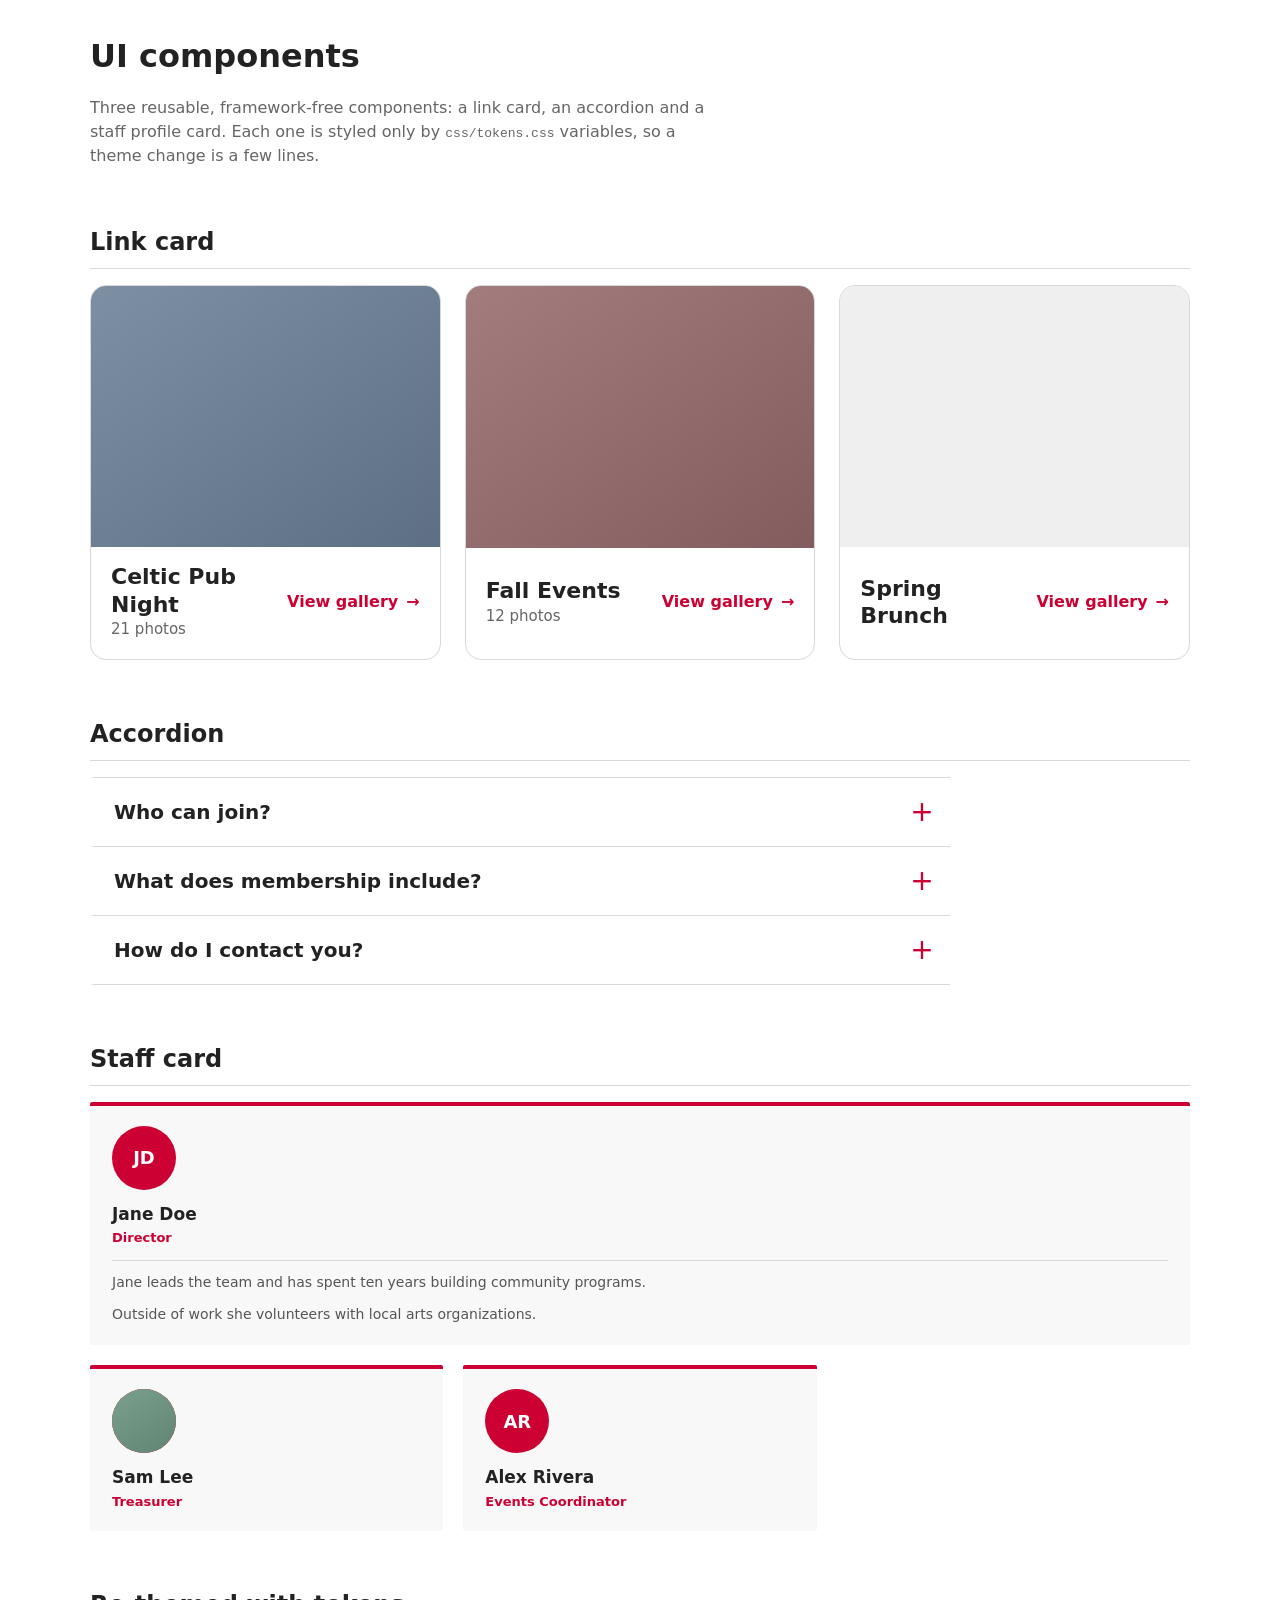
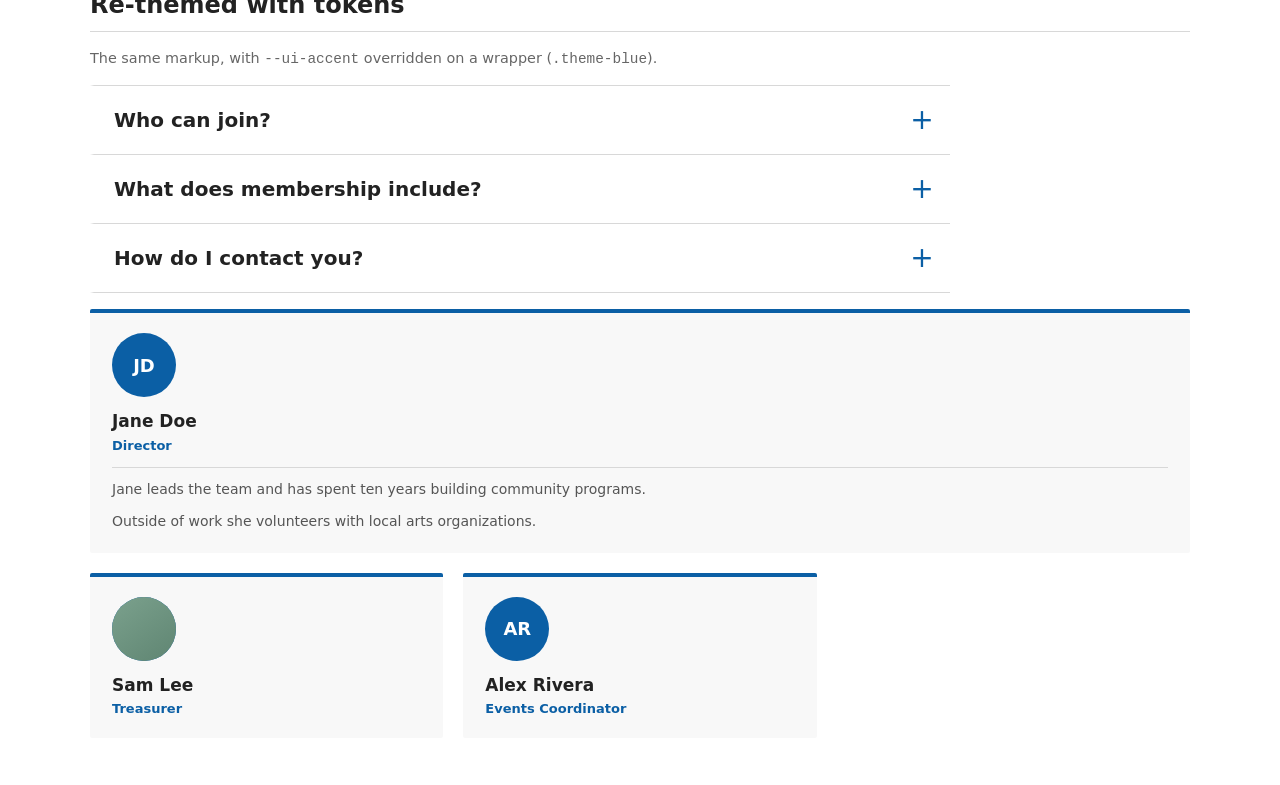
<file: index.html>
<!doctype html>
<html lang="en">
<head>
  <meta charset="utf-8">
  <meta name="viewport" content="width=device-width, initial-scale=1">
  <title>UI components demo</title>
  <link rel="stylesheet" href="css/components.css">
  <style>body { font-family: system-ui, sans-serif; line-height: 1.5; margin: 0; padding: 32px 16px; color: #222; } main { max-width: 1100px; margin: 0 auto; } h1 { margin: 0 0 8px; } h2 { margin: 56px 0 16px; padding-bottom: 8px; border-bottom: 1px solid #d8d8d8; } .lead { color: #666; max-width: 640px; }
.theme-blue { --ui-accent: #0b5fa5; --ui-accent-dark: #084677; } .theme-dark-note { color:#666; font-size:.9rem; }</style>
</head>
<body>
<main>
<h1>UI components</h1>
<p class="lead">Three reusable, framework-free components: a link card, an accordion and a staff profile card. Each one is styled only by <code>css/tokens.css</code> variables, so a theme change is a few lines.</p>

<h2>Link card</h2>
<div class="ui-card-grid" role="list" aria-label="Photo galleries">
  <div class="ui-link-card" role="listitem">
    <img class="ui-link-card__media" src="assets/sample-1.svg" alt="" width="768" height="576">
    <div class="ui-link-card__body">
      <div>
        <p class="ui-link-card__title"><a href="#celtic">Celtic Pub Night</a></p>
        <p class="ui-link-card__meta">21 photos</p>
      </div>
      <p class="ui-link-card__cta" aria-hidden="true">View gallery</p>
    </div>
  </div>
  <div class="ui-link-card" role="listitem">
    <img class="ui-link-card__media" src="assets/sample-2.svg" alt="" width="768" height="576">
    <div class="ui-link-card__body">
      <div>
        <p class="ui-link-card__title"><a href="#fall">Fall Events</a></p>
        <p class="ui-link-card__meta">12 photos</p>
      </div>
      <p class="ui-link-card__cta" aria-hidden="true">View gallery</p>
    </div>
  </div>
  <div class="ui-link-card ui-link-card--no-media" role="listitem">
    <div class="ui-link-card__body">
      <div>
        <p class="ui-link-card__title"><a href="#brunch">Spring Brunch</a></p>
      </div>
      <p class="ui-link-card__cta" aria-hidden="true">View gallery</p>
    </div>
  </div>
</div>

<h2>Accordion</h2>
<div class="ui-accordion">
  <details>
    <summary>Who can join?</summary>
    <div class="ui-accordion__panel">
      <p>Anyone with a connection to the organization is welcome to apply.</p>
    </div>
  </details>
  <details>
    <summary>What does membership include?</summary>
    <div class="ui-accordion__panel">
      <p>Members get access to events, reservations and shared spaces. <a href="#details">See full details</a>.</p>
    </div>
  </details>
  <details>
    <summary>How do I contact you?</summary>
    <div class="ui-accordion__panel">
      <p>Email <a href="mailto:info@example.com">info@example.com</a> or visit us in person.</p>
    </div>
  </details>
</div>

<h2>Staff card</h2>
<div class="ui-staff-grid">
  <div class="ui-staff-card ui-staff-card--wide">
    <div class="ui-staff-card__avatar" aria-hidden="true">JD</div>
    <h3 class="ui-staff-card__name">Jane Doe</h3>
    <p class="ui-staff-card__role">Director</p>
    <div class="ui-staff-card__bio">
      <p>Jane leads the team and has spent ten years building community programs.</p>
      <p>Outside of work she volunteers with local arts organizations.</p>
    </div>
  </div>
  <div class="ui-staff-card">
    <img class="ui-staff-card__avatar" src="assets/sample-3.svg" alt="Portrait of Sam Lee" width="64" height="64">
    <h3 class="ui-staff-card__name">Sam Lee</h3>
    <p class="ui-staff-card__role">Treasurer</p>
  </div>
  <div class="ui-staff-card">
    <div class="ui-staff-card__avatar" aria-hidden="true">AR</div>
    <h3 class="ui-staff-card__name">Alex Rivera</h3>
    <p class="ui-staff-card__role">Events Coordinator</p>
  </div>
</div>

<h2>Re-themed with tokens</h2>
<p class="theme-dark-note">The same markup, with <code>--ui-accent</code> overridden on a wrapper (<code>.theme-blue</code>).</p>
<div class="theme-blue">
<div class="ui-accordion">
  <details>
    <summary>Who can join?</summary>
    <div class="ui-accordion__panel">
      <p>Anyone with a connection to the organization is welcome to apply.</p>
    </div>
  </details>
  <details>
    <summary>What does membership include?</summary>
    <div class="ui-accordion__panel">
      <p>Members get access to events, reservations and shared spaces. <a href="#details">See full details</a>.</p>
    </div>
  </details>
  <details>
    <summary>How do I contact you?</summary>
    <div class="ui-accordion__panel">
      <p>Email <a href="mailto:info@example.com">info@example.com</a> or visit us in person.</p>
    </div>
  </details>
</div>
<div class="ui-staff-grid">
  <div class="ui-staff-card ui-staff-card--wide">
    <div class="ui-staff-card__avatar" aria-hidden="true">JD</div>
    <h3 class="ui-staff-card__name">Jane Doe</h3>
    <p class="ui-staff-card__role">Director</p>
    <div class="ui-staff-card__bio">
      <p>Jane leads the team and has spent ten years building community programs.</p>
      <p>Outside of work she volunteers with local arts organizations.</p>
    </div>
  </div>
  <div class="ui-staff-card">
    <img class="ui-staff-card__avatar" src="assets/sample-3.svg" alt="Portrait of Sam Lee" width="64" height="64">
    <h3 class="ui-staff-card__name">Sam Lee</h3>
    <p class="ui-staff-card__role">Treasurer</p>
  </div>
  <div class="ui-staff-card">
    <div class="ui-staff-card__avatar" aria-hidden="true">AR</div>
    <h3 class="ui-staff-card__name">Alex Rivera</h3>
    <p class="ui-staff-card__role">Events Coordinator</p>
  </div>
</div>
</div>
</main>
</body>
</html>
</file>
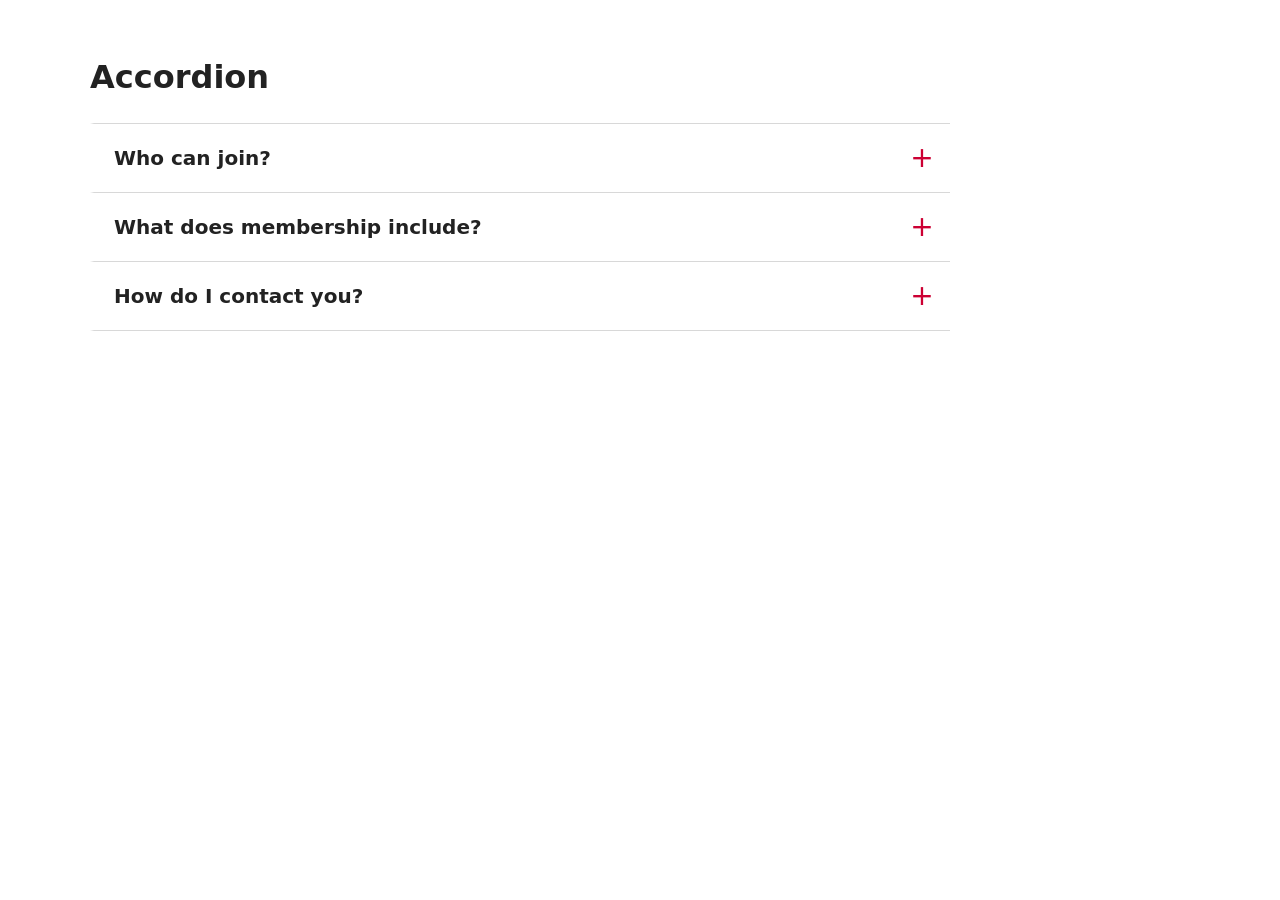
<file: components/accordion/example.html>
<!doctype html>
<html lang="en">
<head>
  <meta charset="utf-8">
  <meta name="viewport" content="width=device-width, initial-scale=1">
  <title>Accordion example</title>
  <link rel="stylesheet" href="../../css/components.css">
  <style>body { font-family: system-ui, sans-serif; line-height: 1.5; margin: 0; padding: 32px 16px; color: #222; } main { max-width: 1100px; margin: 0 auto; } </style>
</head>
<body>
<main>
<h1>Accordion</h1>
<div class="ui-accordion">
  <details>
    <summary>Who can join?</summary>
    <div class="ui-accordion__panel">
      <p>Anyone with a connection to the organization is welcome to apply.</p>
    </div>
  </details>
  <details>
    <summary>What does membership include?</summary>
    <div class="ui-accordion__panel">
      <p>Members get access to events, reservations and shared spaces. <a href="#details">See full details</a>.</p>
    </div>
  </details>
  <details>
    <summary>How do I contact you?</summary>
    <div class="ui-accordion__panel">
      <p>Email <a href="mailto:info@example.com">info@example.com</a> or visit us in person.</p>
    </div>
  </details>
</div>
</main>
</body>
</html>
</file>
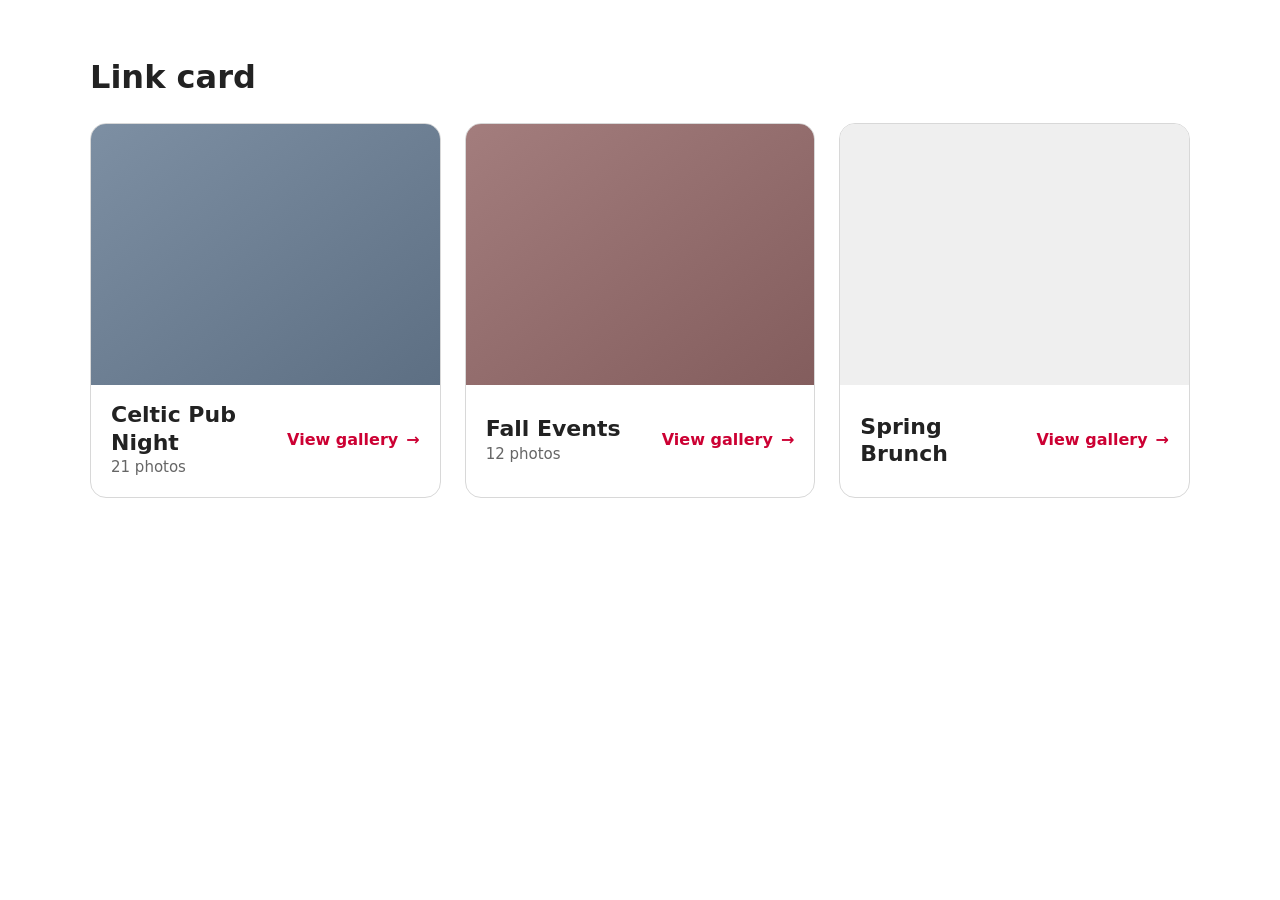
<file: components/link-card/example.html>
<!doctype html>
<html lang="en">
<head>
  <meta charset="utf-8">
  <meta name="viewport" content="width=device-width, initial-scale=1">
  <title>Link card example</title>
  <link rel="stylesheet" href="../../css/components.css">
  <style>body { font-family: system-ui, sans-serif; line-height: 1.5; margin: 0; padding: 32px 16px; color: #222; } main { max-width: 1100px; margin: 0 auto; } </style>
</head>
<body>
<main>
<h1>Link card</h1>
<div class="ui-card-grid" role="list" aria-label="Photo galleries">
  <div class="ui-link-card" role="listitem">
    <img class="ui-link-card__media" src="../../assets/sample-1.svg" alt="" width="768" height="576">
    <div class="ui-link-card__body">
      <div>
        <p class="ui-link-card__title"><a href="#celtic">Celtic Pub Night</a></p>
        <p class="ui-link-card__meta">21 photos</p>
      </div>
      <p class="ui-link-card__cta" aria-hidden="true">View gallery</p>
    </div>
  </div>
  <div class="ui-link-card" role="listitem">
    <img class="ui-link-card__media" src="../../assets/sample-2.svg" alt="" width="768" height="576">
    <div class="ui-link-card__body">
      <div>
        <p class="ui-link-card__title"><a href="#fall">Fall Events</a></p>
        <p class="ui-link-card__meta">12 photos</p>
      </div>
      <p class="ui-link-card__cta" aria-hidden="true">View gallery</p>
    </div>
  </div>
  <div class="ui-link-card ui-link-card--no-media" role="listitem">
    <div class="ui-link-card__body">
      <div>
        <p class="ui-link-card__title"><a href="#brunch">Spring Brunch</a></p>
      </div>
      <p class="ui-link-card__cta" aria-hidden="true">View gallery</p>
    </div>
  </div>
</div>
</main>
</body>
</html>
</file>
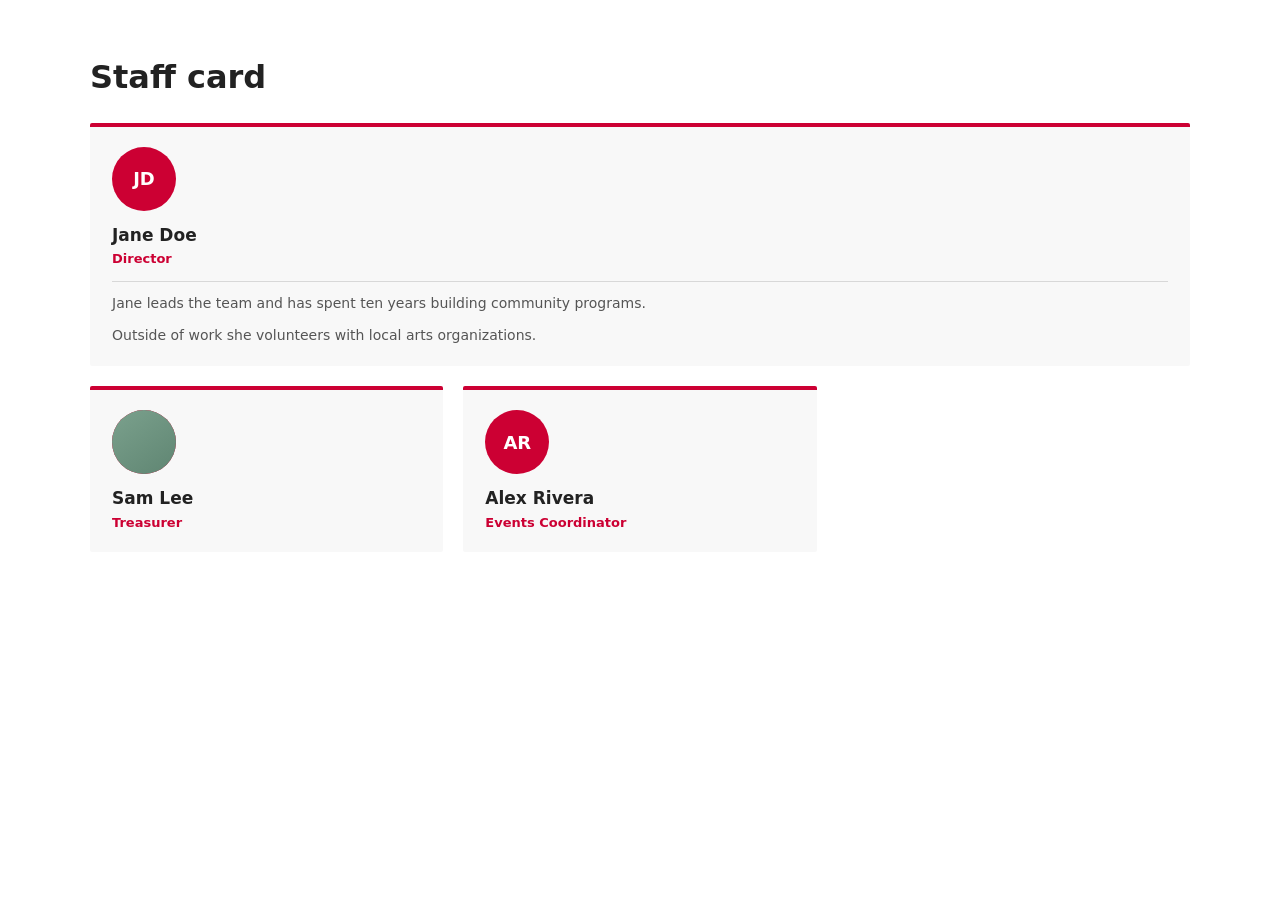
<file: components/staff-card/example.html>
<!doctype html>
<html lang="en">
<head>
  <meta charset="utf-8">
  <meta name="viewport" content="width=device-width, initial-scale=1">
  <title>Staff card example</title>
  <link rel="stylesheet" href="../../css/components.css">
  <style>body { font-family: system-ui, sans-serif; line-height: 1.5; margin: 0; padding: 32px 16px; color: #222; } main { max-width: 1100px; margin: 0 auto; } </style>
</head>
<body>
<main>
<h1>Staff card</h1>
<div class="ui-staff-grid">
  <div class="ui-staff-card ui-staff-card--wide">
    <div class="ui-staff-card__avatar" aria-hidden="true">JD</div>
    <h3 class="ui-staff-card__name">Jane Doe</h3>
    <p class="ui-staff-card__role">Director</p>
    <div class="ui-staff-card__bio">
      <p>Jane leads the team and has spent ten years building community programs.</p>
      <p>Outside of work she volunteers with local arts organizations.</p>
    </div>
  </div>
  <div class="ui-staff-card">
    <img class="ui-staff-card__avatar" src="../../assets/sample-3.svg" alt="Portrait of Sam Lee" width="64" height="64">
    <h3 class="ui-staff-card__name">Sam Lee</h3>
    <p class="ui-staff-card__role">Treasurer</p>
  </div>
  <div class="ui-staff-card">
    <div class="ui-staff-card__avatar" aria-hidden="true">AR</div>
    <h3 class="ui-staff-card__name">Alex Rivera</h3>
    <p class="ui-staff-card__role">Events Coordinator</p>
  </div>
</div>
</main>
</body>
</html>
</file>
<file: css/components.css>
/* Single entry point: link this one file to get everything. */
@import url("tokens.css");
@import url("link-card.css");
@import url("accordion.css");
@import url("staff-card.css");
</file>
